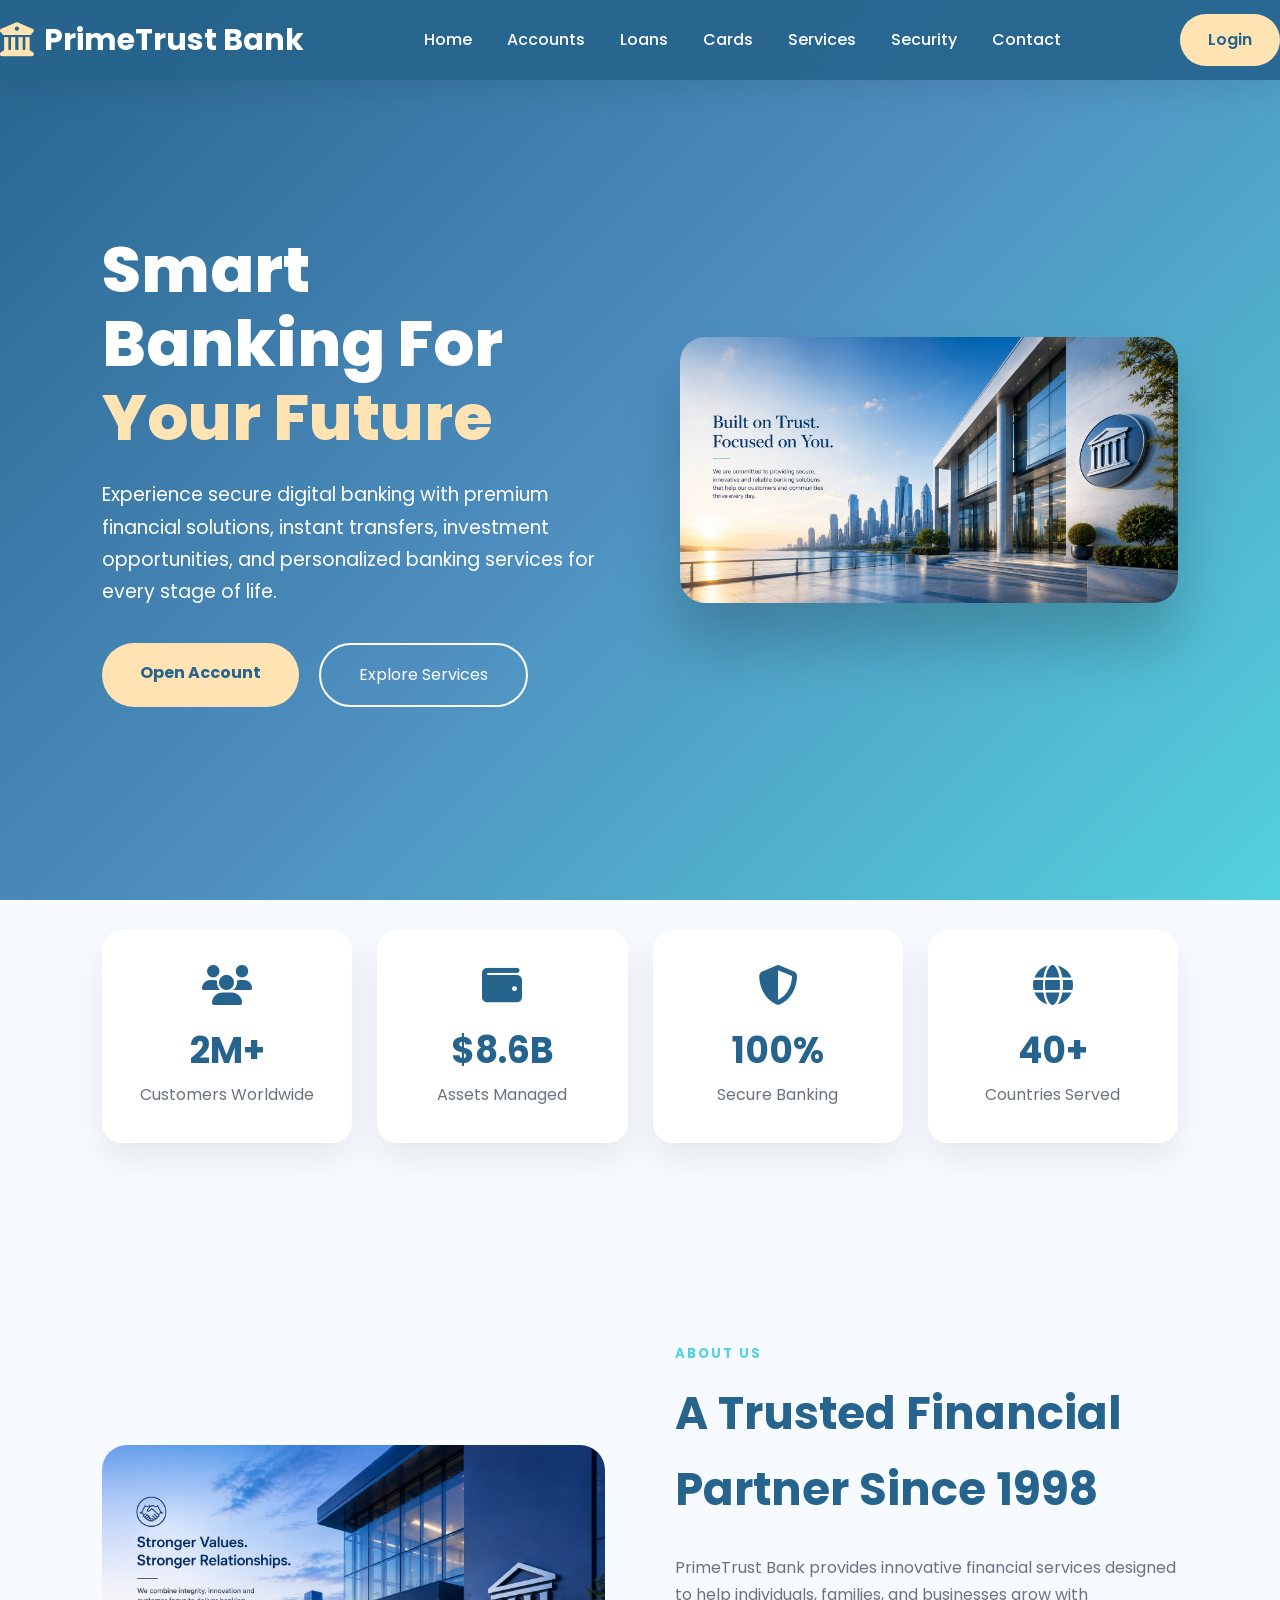
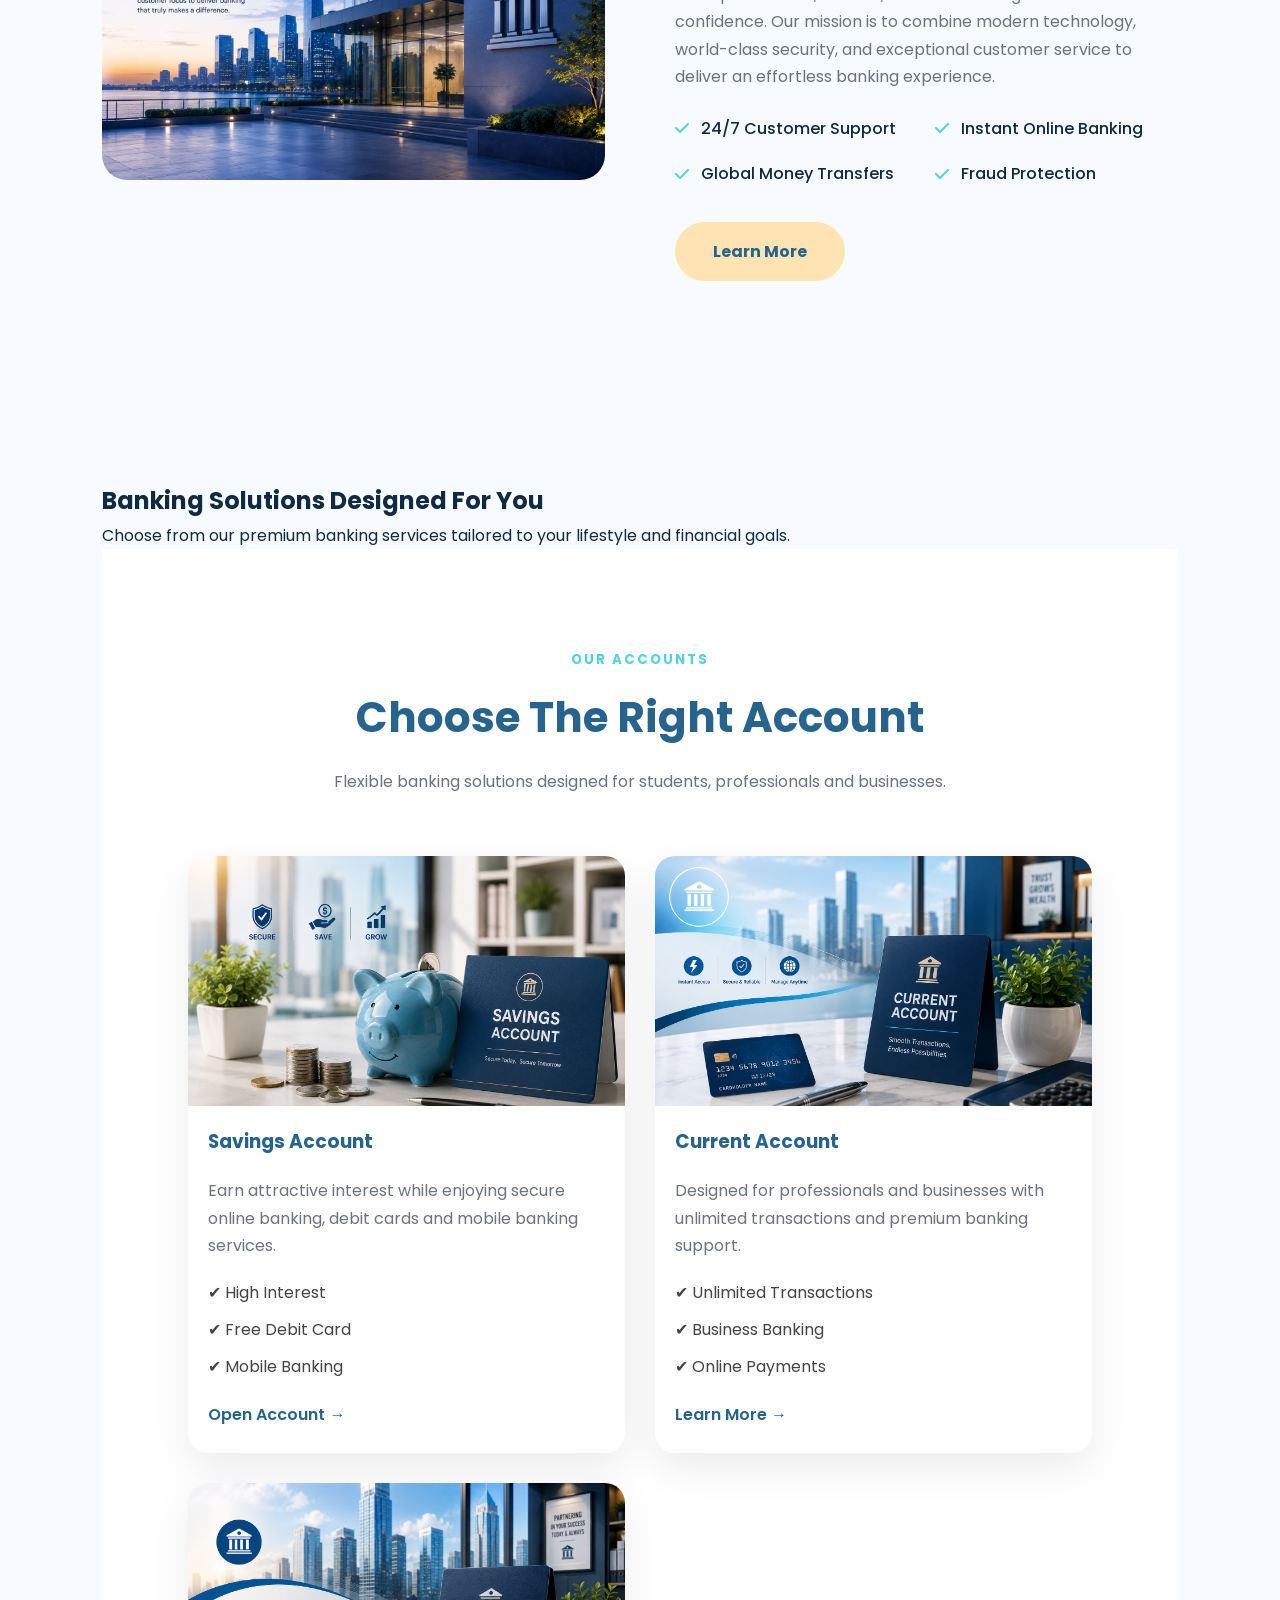
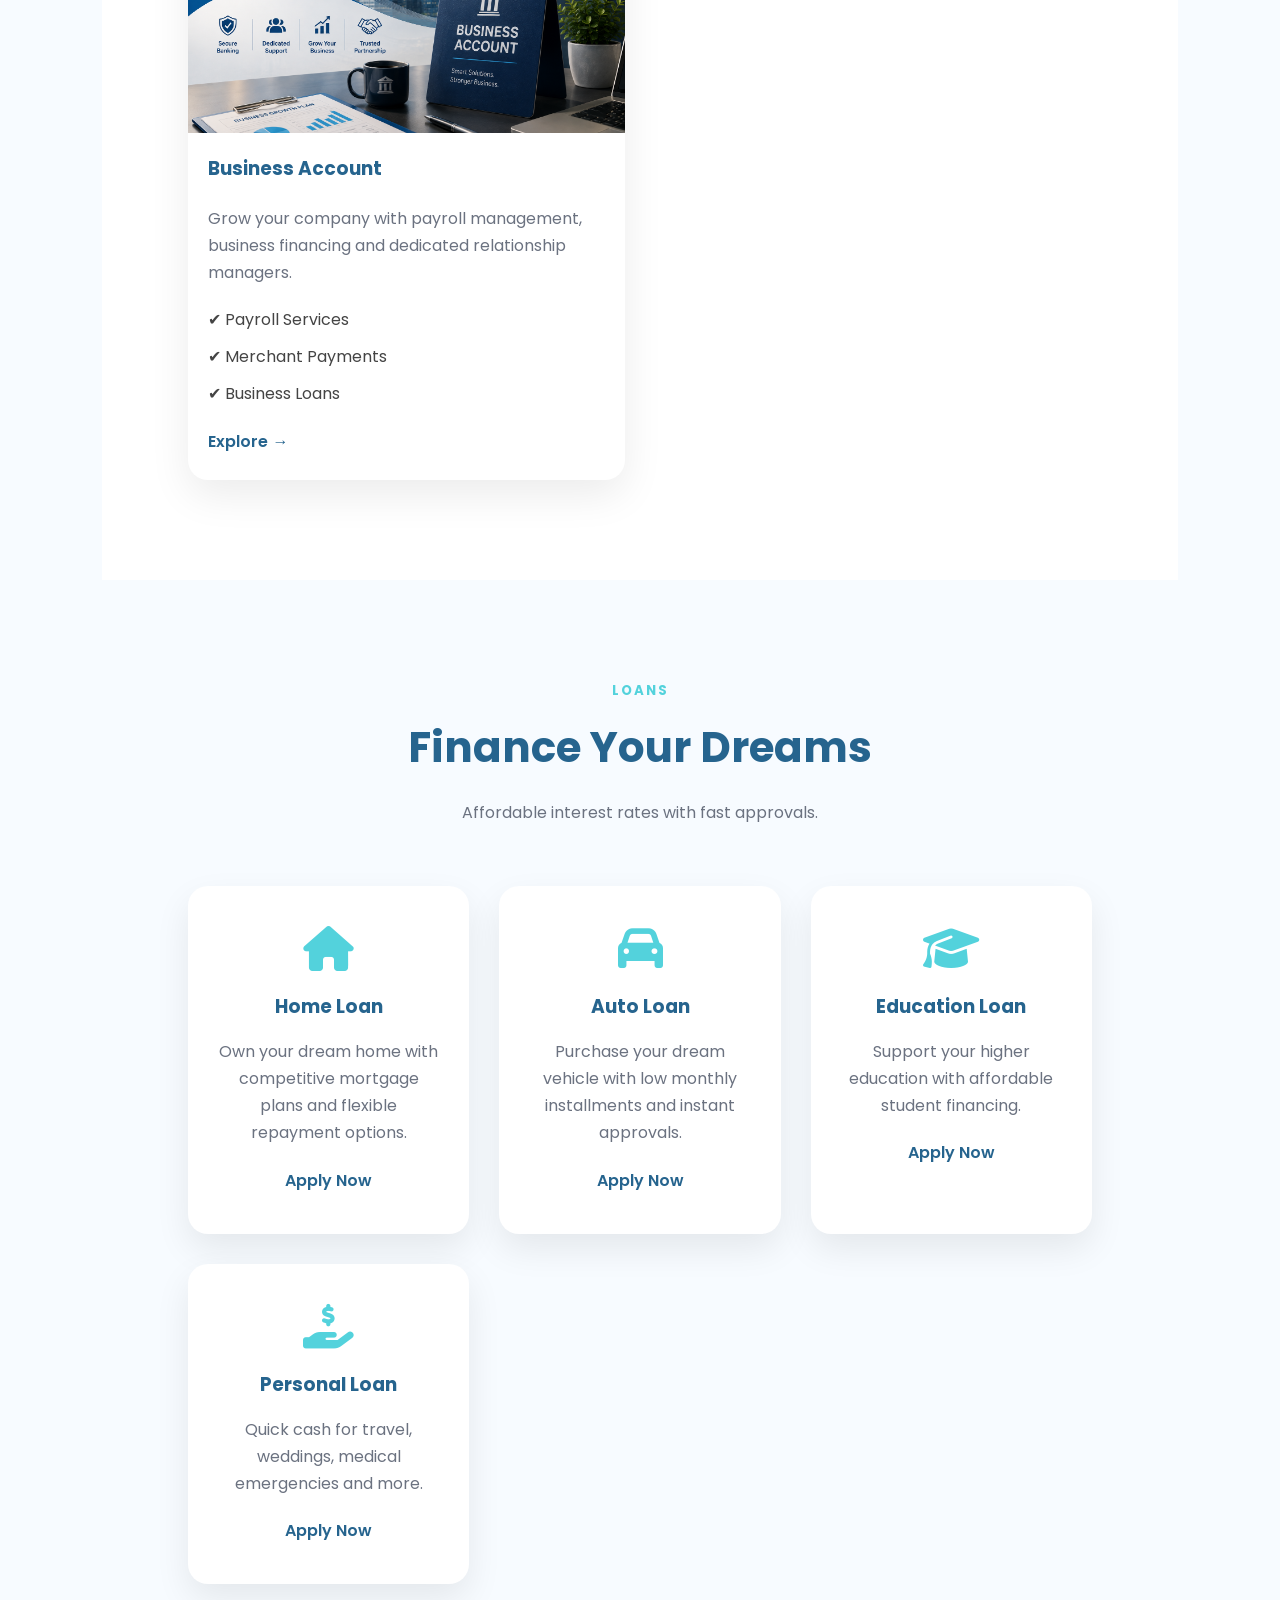
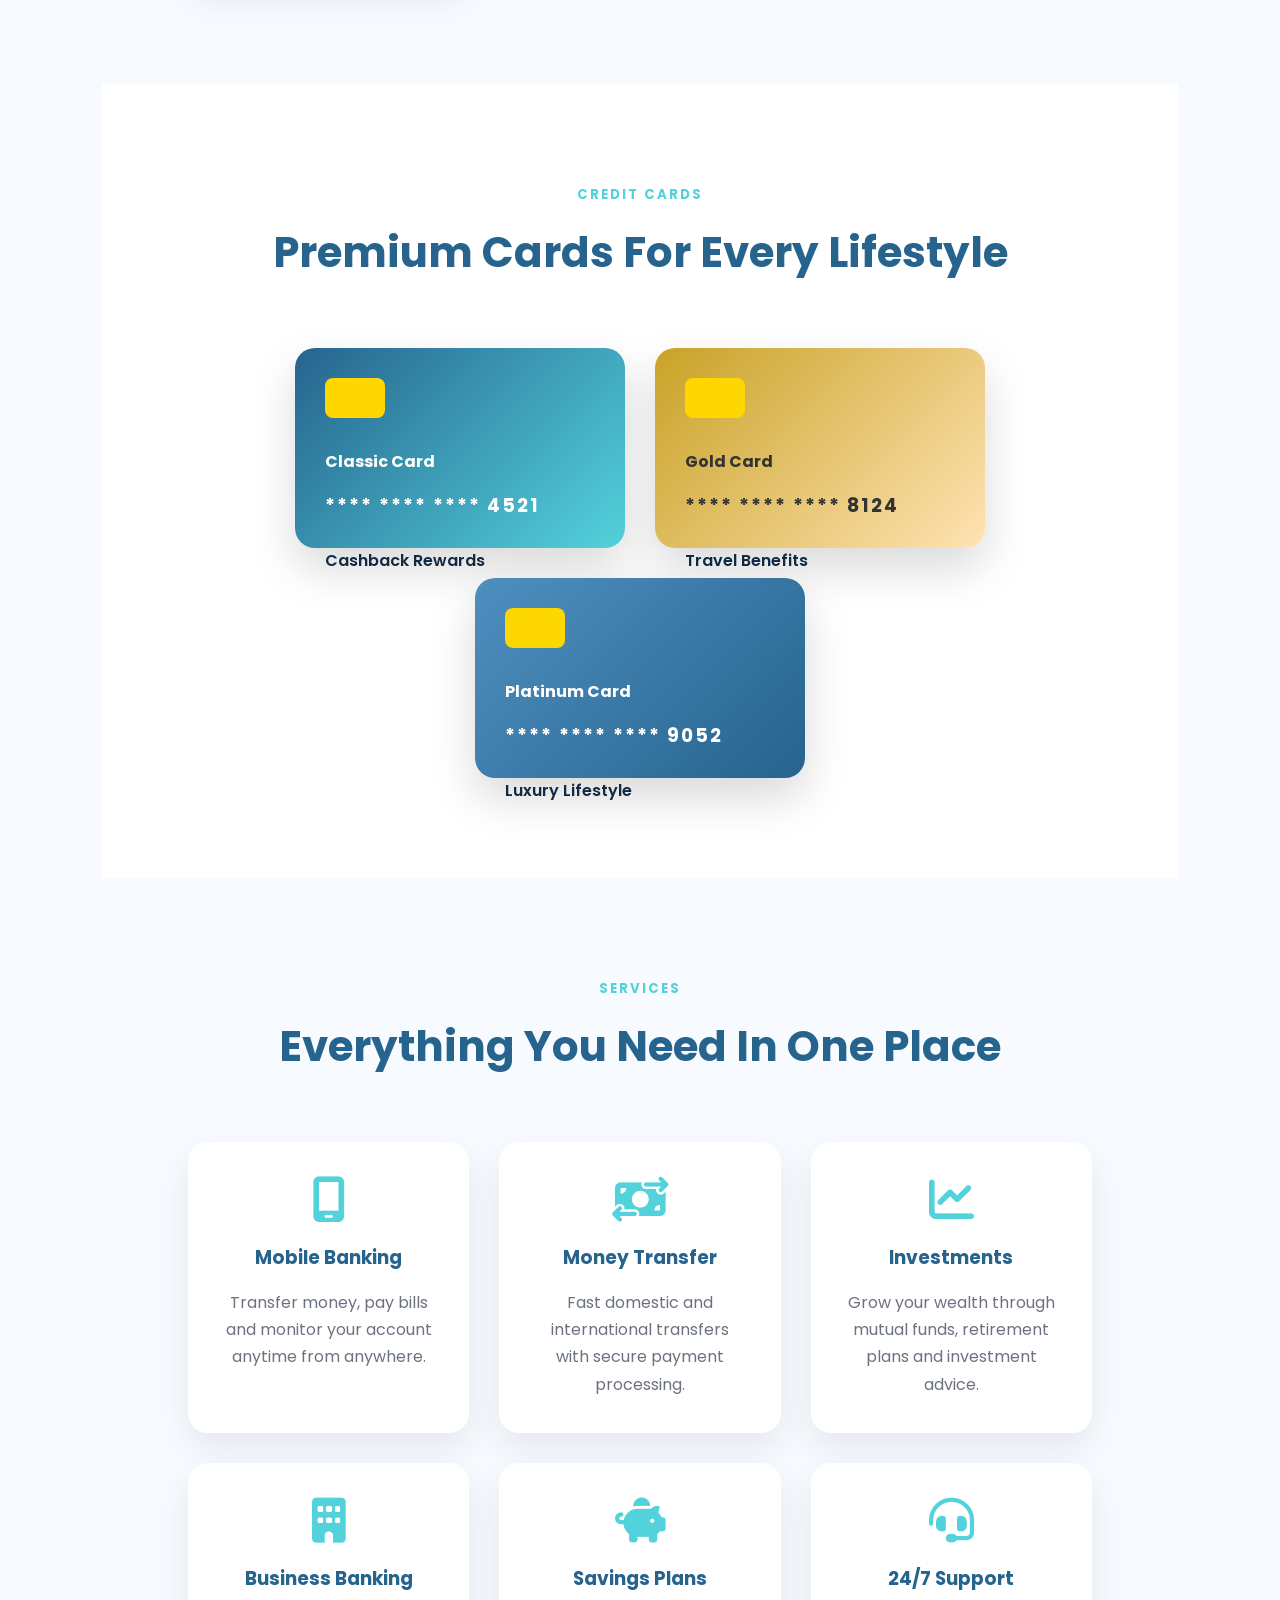
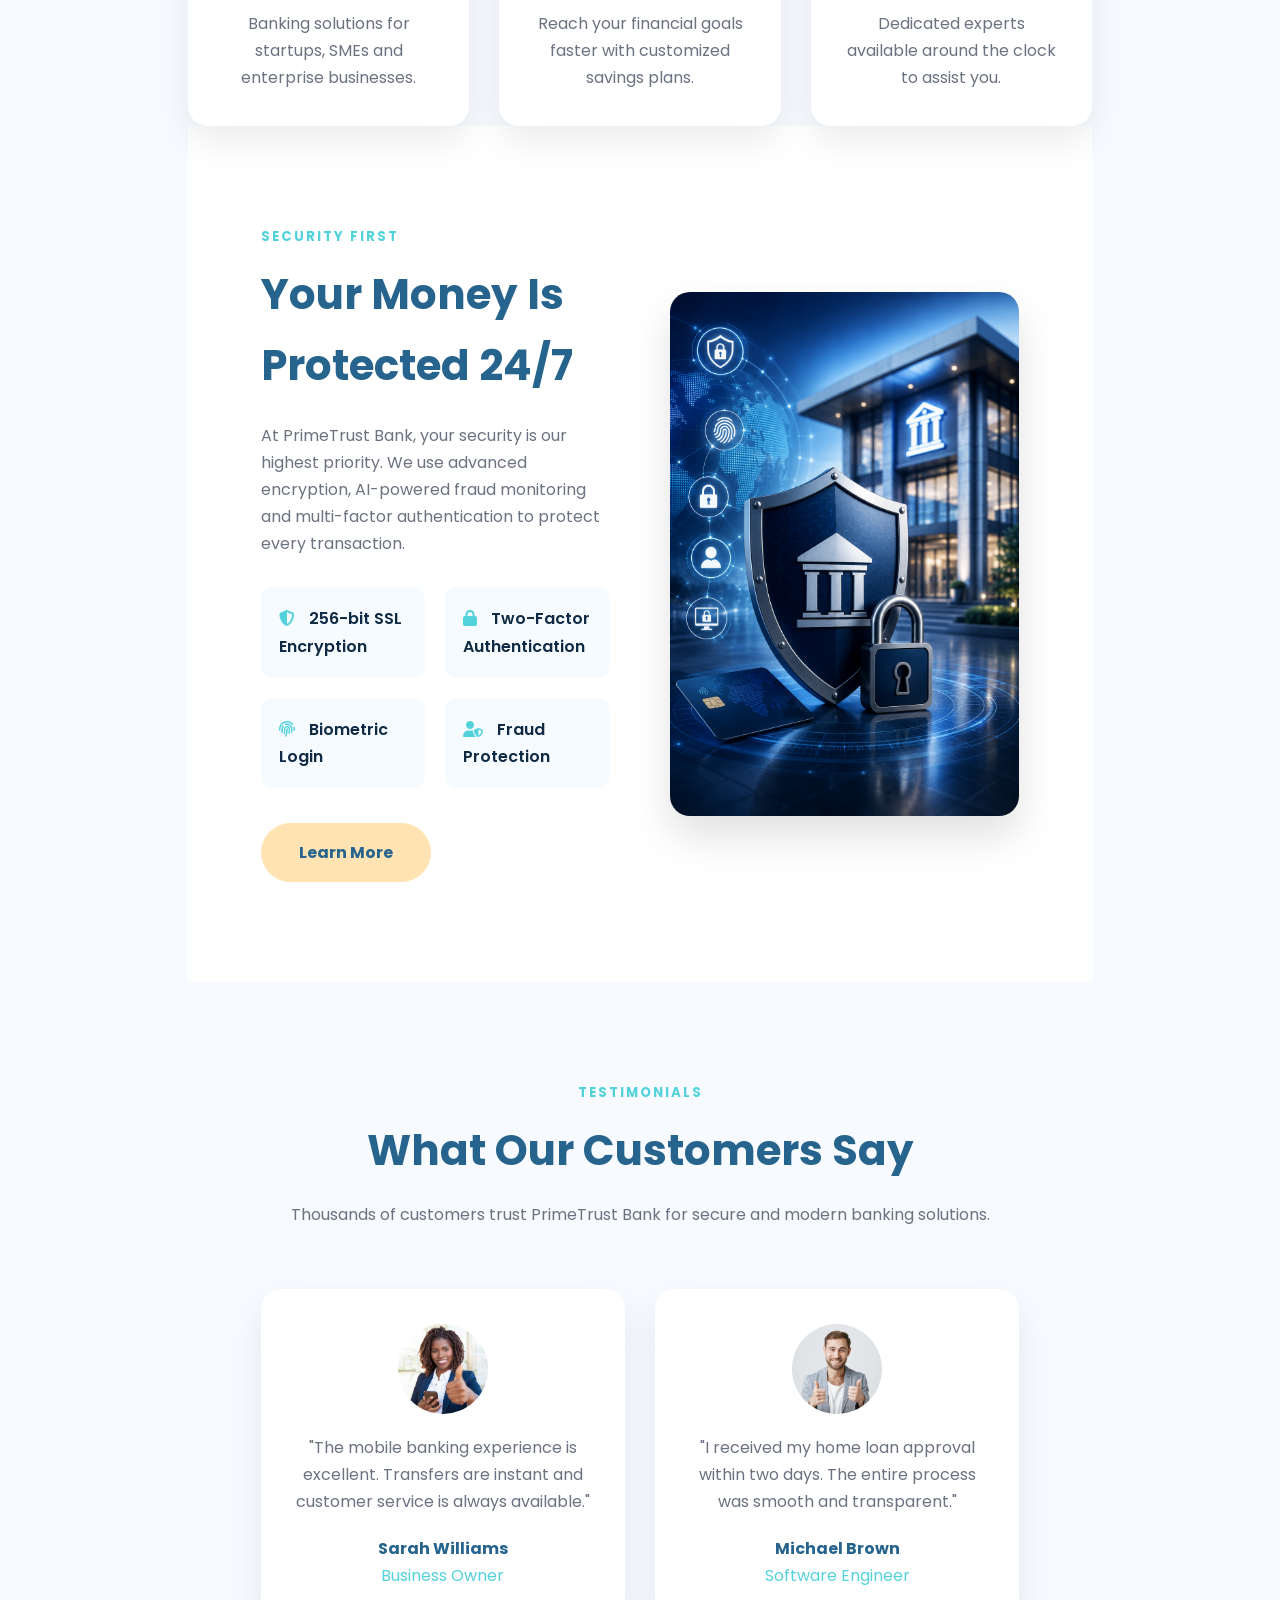
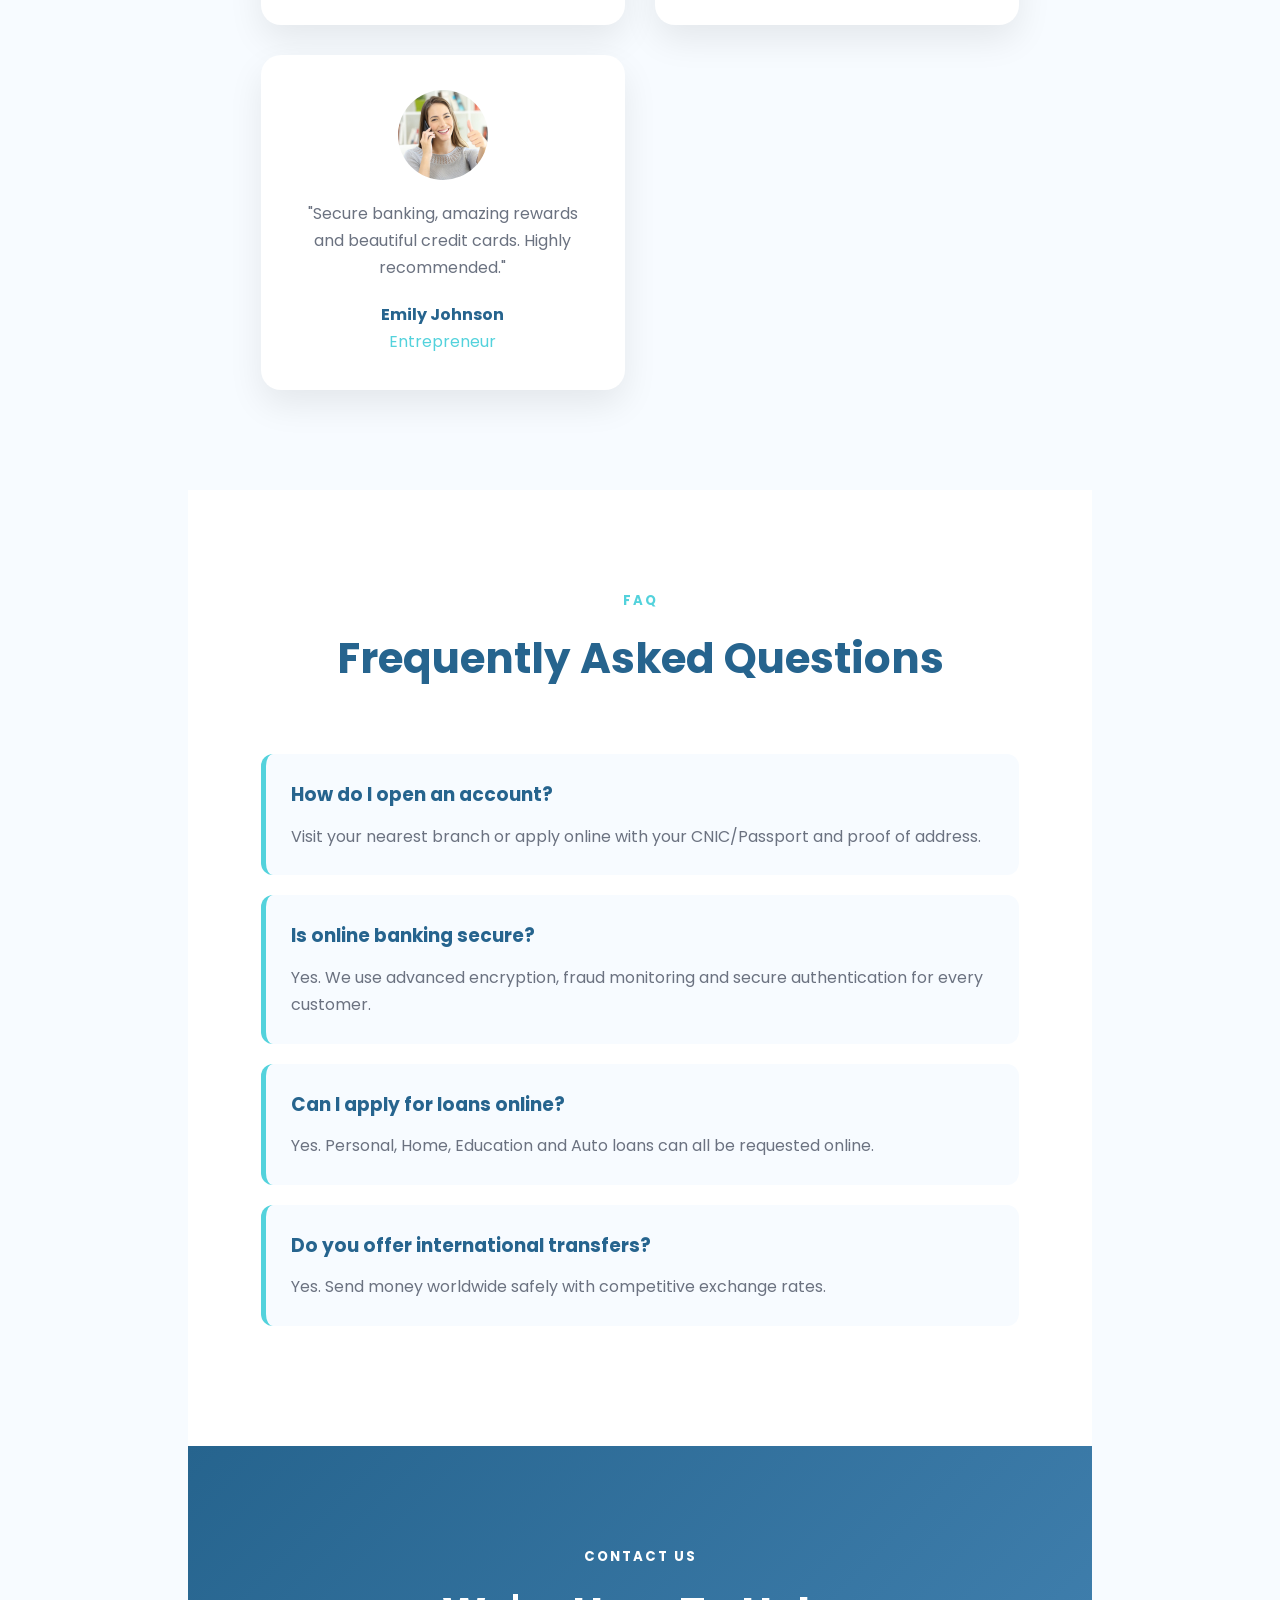
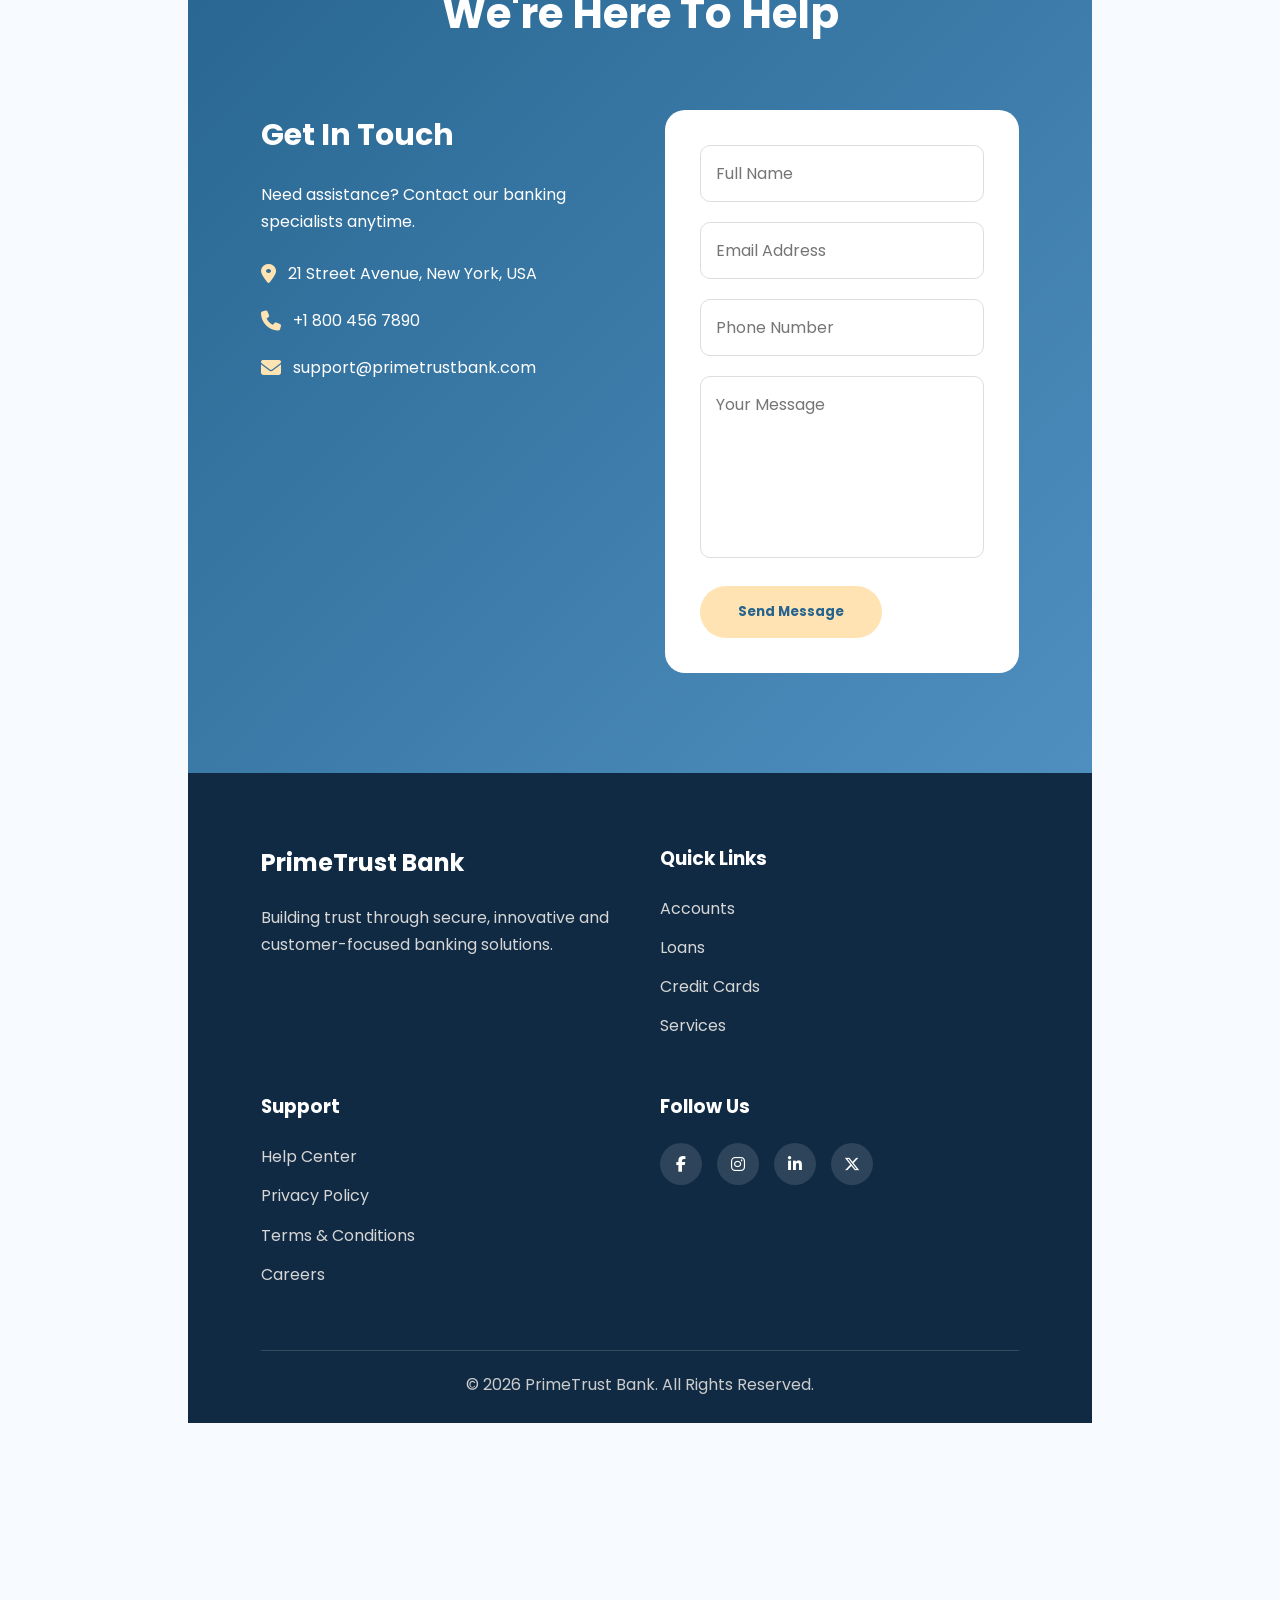
<file: index.html>
<!DOCTYPE html>
<html lang="en">
<head>
<meta charset="UTF-8">
<meta name="viewport" content="width=device-width, initial-scale=1.0">
<title>PrimeTrust Bank</title>

<link rel="stylesheet" href="style.css">

<link rel="preconnect" href="https://fonts.googleapis.com">
<link href="https://fonts.googleapis.com/css2?family=Poppins:wght@300;400;500;600;700;800&display=swap" rel="stylesheet">

<link rel="stylesheet"
href="https://cdnjs.cloudflare.com/ajax/libs/font-awesome/6.5.2/css/all.min.css">

</head>

<body>

<header>

<nav class="navbar">

<div class="logo">
<i class="fa-solid fa-building-columns"></i>
<span>PrimeTrust Bank</span>
</div>

<ul class="nav-links">

<li><a href="#home">Home</a></li>
<li><a href="#accounts">Accounts</a></li>
<li><a href="#loans">Loans</a></li>
<li><a href="#cards">Cards</a></li>
<li><a href="#services">Services</a></li>
<li><a href="#security">Security</a></li>
<li><a href="#contact">Contact</a></li>

</ul>

<a href="index2.html" class="btn-nav">Login</a>
</nav>

</header>

<!-- HERO -->

<section class="hero" id="home">

<div class="hero-content">

<h1>
Smart Banking For
<span>Your Future</span>
</h1>

<p>

Experience secure digital banking with premium financial
solutions, instant transfers, investment opportunities,
and personalized banking services for every stage of life.

</p>

<div class="hero-buttons">

<a href="#" class="primary-btn">
Open Account
</a>

<a href="#" class="secondary-btn">
Explore Services
</a>

</div>

</div>

<div class="hero-image">

<img src="img/../Hero Banner.png" alt="Bank">

</div>

</section>

<!-- FLOATING STATS -->

<section class="stats">

<div class="stat-box">

<i class="fa-solid fa-users"></i>

<h2>2M+</h2>

<p>Customers Worldwide</p>

</div>

<div class="stat-box">

<i class="fa-solid fa-wallet"></i>

<h2>$8.6B</h2>

<p>Assets Managed</p>

</div>

<div class="stat-box">

<i class="fa-solid fa-shield-halved"></i>

<h2>100%</h2>

<p>Secure Banking</p>

</div>

<div class="stat-box">

<i class="fa-solid fa-globe"></i>

<h2>40+</h2>

<p>Countries Served</p>

</div>

</section>

<!-- ABOUT -->

<section class="about">

<div class="about-image">

<img src="img/../about us.png" alt="About Us">

</div>

<div class="about-content">

<h5>ABOUT US</h5>

<h2>

A Trusted Financial Partner Since 1998

</h2>

<p>

PrimeTrust Bank provides innovative financial services
designed to help individuals, families, and businesses
grow with confidence.

Our mission is to combine modern technology,
world-class security, and exceptional customer service
to deliver an effortless banking experience.

</p>

<div class="features">

<div>

<i class="fa-solid fa-check"></i>

24/7 Customer Support

</div>

<div>

<i class="fa-solid fa-check"></i>

Instant Online Banking

</div>

<div>

<i class="fa-solid fa-check"></i>

Global Money Transfers

</div>

<div>

<i class="fa-solid fa-check"></i>

Fraud Protection

</div>

</div>

<a href="#" class="primary-btn">

Learn More

</a>

</div>

</section>

<!-- SECTION TITLE -->

<section class="section-title">

<h2>

Banking Solutions Designed For You

</h2>

<p>

Choose from our premium banking services tailored
to your lifestyle and financial goals.

</p>

<!-- =========================
     ACCOUNTS
========================= -->

<section class="accounts" id="accounts">

    <div class="section-heading">
        <h5>OUR ACCOUNTS</h5>
        <h2>Choose The Right Account</h2>
        <p>Flexible banking solutions designed for students, professionals and businesses.</p>
    </div>

    <div class="card-container">

        <div class="bank-card">

            <img src="img/../saving acc.png" alt="Savings Account">

            <h3>Savings Account</h3>

            <p>
                Earn attractive interest while enjoying secure online banking,
                debit cards and mobile banking services.
            </p>

            <ul>
                <li>✔ High Interest</li>
                <li>✔ Free Debit Card</li>
                <li>✔ Mobile Banking</li>
            </ul>

            <a href="#">Open Account →</a>

        </div>

        <div class="bank-card">

            <img src="img/../current acc.png" alt="Current Account">

            <h3>Current Account</h3>

            <p>
                Designed for professionals and businesses with unlimited
                transactions and premium banking support.
            </p>

            <ul>
                <li>✔ Unlimited Transactions</li>
                <li>✔ Business Banking</li>
                <li>✔ Online Payments</li>
            </ul>

            <a href="#">Learn More →</a>

        </div>

        <div class="bank-card">

            <img src="img/../Business Account.png" alt="Business Account">

            <h3>Business Account</h3>

            <p>
                Grow your company with payroll management,
                business financing and dedicated relationship managers.
            </p>

            <ul>
                <li>✔ Payroll Services</li>
                <li>✔ Merchant Payments</li>
                <li>✔ Business Loans</li>
            </ul>

            <a href="#">Explore →</a>

        </div>

    </div>

</section>

<!-- =========================
        LOANS
========================= -->

<section class="loans" id="loans">

<div class="section-heading">

<h5>LOANS</h5>

<h2>Finance Your Dreams</h2>

<p>

Affordable interest rates with fast approvals.

</p>

</div>

<div class="loan-grid">

<div class="loan-box">

<i class="fa-solid fa-house"></i>

<h3>Home Loan</h3>

<p>

Own your dream home with competitive mortgage plans
and flexible repayment options.

</p>

<a href="#">Apply Now</a>

</div>

<div class="loan-box">

<i class="fa-solid fa-car"></i>

<h3>Auto Loan</h3>

<p>

Purchase your dream vehicle with low monthly
installments and instant approvals.

</p>

<a href="#">Apply Now</a>

</div>

<div class="loan-box">

<i class="fa-solid fa-graduation-cap"></i>

<h3>Education Loan</h3>

<p>

Support your higher education with affordable
student financing.

</p>

<a href="#">Apply Now</a>

</div>

<div class="loan-box">

<i class="fa-solid fa-hand-holding-dollar"></i>

<h3>Personal Loan</h3>

<p>

Quick cash for travel, weddings,
medical emergencies and more.

</p>

<a href="#">Apply Now</a>

</div>

</div>

</section>

<!-- =========================
      CREDIT CARDS
========================= -->

<section class="cards" id="cards">

<div class="section-heading">

<h5>CREDIT CARDS</h5>

<h2>Premium Cards For Every Lifestyle</h2>

</div>

<div class="cards-wrapper">

<div class="credit-card">

<div class="chip"></div>

<h4>Classic Card</h4>

<h3>**** **** **** 4521</h3>

<p>Cashback Rewards</p>

</div>

<div class="credit-card gold">

<div class="chip"></div>

<h4>Gold Card</h4>

<h3>**** **** **** 8124</h3>

<p>Travel Benefits</p>

</div>

<div class="credit-card platinum">

<div class="chip"></div>

<h4>Platinum Card</h4>

<h3>**** **** **** 9052</h3>

<p>Luxury Lifestyle</p>

</div>

</div>

</section>

<!-- =========================
        SERVICES
========================= -->

<section class="services" id="services">

<div class="section-heading">

<h5>SERVICES</h5>

<h2>Everything You Need In One Place</h2>

</div>

<div class="service-grid">

<div class="service-box">

<i class="fa-solid fa-mobile-screen"></i>

<h3>Mobile Banking</h3>

<p>

Transfer money, pay bills and monitor your account
anytime from anywhere.

</p>

</div>

<div class="service-box">

<i class="fa-solid fa-money-bill-transfer"></i>

<h3>Money Transfer</h3>

<p>

Fast domestic and international transfers with secure
payment processing.

</p>

</div>

<div class="service-box">

<i class="fa-solid fa-chart-line"></i>

<h3>Investments</h3>

<p>

Grow your wealth through mutual funds,
retirement plans and investment advice.

</p>

</div>

<div class="service-box">

<i class="fa-solid fa-building"></i>

<h3>Business Banking</h3>

<p>

Banking solutions for startups,
SMEs and enterprise businesses.

</p>

</div>

<div class="service-box">

<i class="fa-solid fa-piggy-bank"></i>

<h3>Savings Plans</h3>

<p>

Reach your financial goals faster
with customized savings plans.

</p>

</div>

<div class="service-box">

<i class="fa-solid fa-headset"></i>

<h3>24/7 Support</h3>

<p>

Dedicated experts available around the clock
to assist you.

</p>

</div>

</div>

<!-- =========================
        SECURITY
========================= -->

<section class="security" id="security">

    <div class="security-content">

        <div class="security-text">

            <h5>SECURITY FIRST</h5>

            <h2>Your Money Is Protected 24/7</h2>

            <p>
                At PrimeTrust Bank, your security is our highest priority. We use
                advanced encryption, AI-powered fraud monitoring and multi-factor
                authentication to protect every transaction.
            </p>

            <div class="security-list">

                <div>
                    <i class="fa-solid fa-shield-halved"></i>
                    256-bit SSL Encryption
                </div>

                <div>
                    <i class="fa-solid fa-lock"></i>
                    Two-Factor Authentication
                </div>

                <div>
                    <i class="fa-solid fa-fingerprint"></i>
                    Biometric Login
                </div>

                <div>
                    <i class="fa-solid fa-user-shield"></i>
                    Fraud Protection
                </div>

            </div>

            <a href="#" class="primary-btn">
                Learn More
            </a>

        </div>

        <div class="security-image">
            <img src="img/../security.png" alt="Security">
        </div>

    </div>

</section>

<!-- =========================
      TESTIMONIALS
========================= -->

<section class="testimonials">

<div class="section-heading">

<h5>TESTIMONIALS</h5>

<h2>What Our Customers Say</h2>

<p>
Thousands of customers trust PrimeTrust Bank for secure
and modern banking solutions.
</p>

</div>

<div class="testimonial-grid">

<div class="testimonial">

<img src="img/../customer 1.avif" alt="Customer">

<p>
"The mobile banking experience is excellent.
Transfers are instant and customer service
is always available."
</p>

<h4>Sarah Williams</h4>

<span>Business Owner</span>

</div>

<div class="testimonial">

<img src="img/../customer 3.avif" alt="Customer">

<p>
"I received my home loan approval within two days.
The entire process was smooth and transparent."
</p>

<h4>Michael Brown</h4>

<span>Software Engineer</span>

</div>

<div class="testimonial">

<img src="img/../customer 2.jpg" alt="Customer">

<p>
"Secure banking, amazing rewards and beautiful
credit cards. Highly recommended."
</p>

<h4>Emily Johnson</h4>

<span>Entrepreneur</span>

</div>

</div>

</section>

<!-- =========================
          FAQ
========================= -->

<section class="faq">

<div class="section-heading">

<h5>FAQ</h5>

<h2>Frequently Asked Questions</h2>

</div>

<div class="faq-box">

<h3>How do I open an account?</h3>

<p>
Visit your nearest branch or apply online with
your CNIC/Passport and proof of address.
</p>

</div>

<div class="faq-box">

<h3>Is online banking secure?</h3>

<p>
Yes. We use advanced encryption, fraud monitoring
and secure authentication for every customer.
</p>

</div>

<div class="faq-box">

<h3>Can I apply for loans online?</h3>

<p>
Yes. Personal, Home, Education and Auto loans
can all be requested online.
</p>

</div>

<div class="faq-box">

<h3>Do you offer international transfers?</h3>

<p>
Yes. Send money worldwide safely with competitive
exchange rates.
</p>

</div>

</section>

<!-- =========================
        CONTACT
========================= -->

<section class="contact" id="contact">

<div class="section-heading">

<h5>CONTACT US</h5>

<h2>We're Here To Help</h2>

</div>

<div class="contact-wrapper">

<div class="contact-info">

<h3>Get In Touch</h3>

<p>
Need assistance? Contact our banking specialists anytime.
</p>

<div>

<i class="fa-solid fa-location-dot"></i>

21 Street Avenue,
New York, USA

</div>

<div>

<i class="fa-solid fa-phone"></i>

+1 800 456 7890

</div>

<div>

<i class="fa-solid fa-envelope"></i>

support@primetrustbank.com

</div>

</div>

<form class="contact-form">

<input type="text" placeholder="Full Name">

<input type="email" placeholder="Email Address">

<input type="text" placeholder="Phone Number">

<textarea rows="6" placeholder="Your Message"></textarea>

<button type="submit" class="primary-btn">
Send Message
</button>

</form>

</div>

</section>

<!-- =========================
          FOOTER
========================= -->

<footer>

<div class="footer-container">

<div class="footer-col">

<h2>PrimeTrust Bank</h2>

<p>
Building trust through secure, innovative
and customer-focused banking solutions.
</p>

</div>

<div class="footer-col">

<h3>Quick Links</h3>

<a href="#accounts">Accounts</a>
<a href="#loans">Loans</a>
<a href="#cards">Credit Cards</a>
<a href="#services">Services</a>

</div>

<div class="footer-col">

<h3>Support</h3>

<a href="#">Help Center</a>
<a href="#">Privacy Policy</a>
<a href="#">Terms & Conditions</a>
<a href="#">Careers</a>

</div>

<div class="footer-col">

<h3>Follow Us</h3>

<div class="social-icons">

<a href="#"><i class="fab fa-facebook-f"></i></a>

<a href="#"><i class="fab fa-instagram"></i></a>

<a href="#"><i class="fab fa-linkedin-in"></i></a>

<a href="#"><i class="fab fa-x-twitter"></i></a>

</div>

</div>

</div>

<div class="copyright">

© 2026 PrimeTrust Bank. All Rights Reserved.

</div>

</footer>

</body>
</html>
</file>
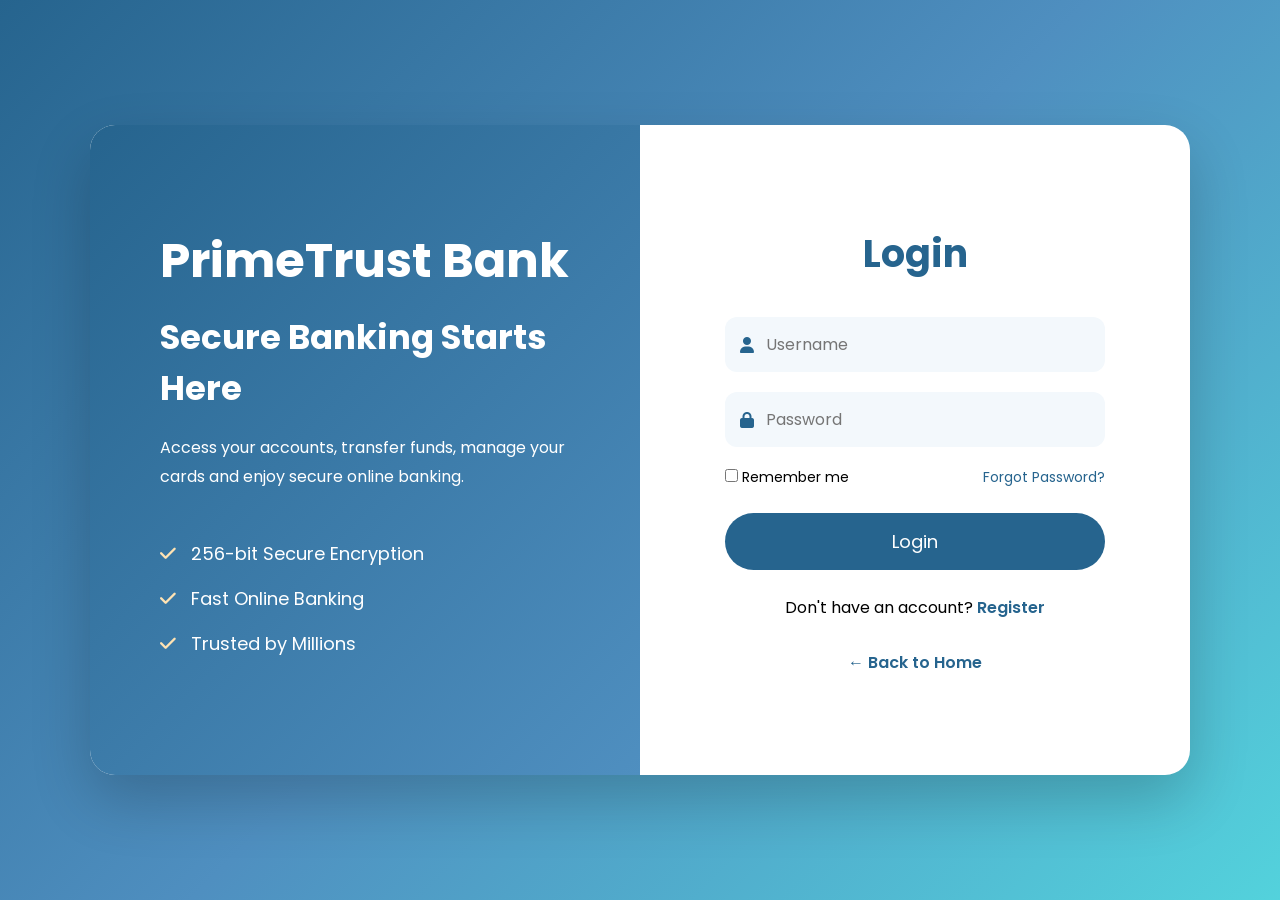
<file: index2.html>
<!DOCTYPE html>
<html lang="en">
<head>
<meta charset="UTF-8">
<meta name="viewport" content="width=device-width, initial-scale=1.0">
<title>Login | PrimeTrust Bank</title>

<link rel="preconnect" href="https://fonts.googleapis.com">
<link href="https://fonts.googleapis.com/css2?family=Poppins:wght@300;400;500;600;700&display=swap" rel="stylesheet">

<link rel="stylesheet" href="style2.css">

<link rel="stylesheet"
href="https://cdnjs.cloudflare.com/ajax/libs/font-awesome/6.5.2/css/all.min.css">

</head>

<body>

<div class="container">

<div class="left">

<h1>PrimeTrust Bank</h1>

<h2>Secure Banking Starts Here</h2>

<p>

Access your accounts, transfer funds, manage your
cards and enjoy secure online banking.

</p>

<ul>

<li><i class="fa-solid fa-check"></i> 256-bit Secure Encryption</li>

<li><i class="fa-solid fa-check"></i> Fast Online Banking</li>

<li><i class="fa-solid fa-check"></i> Trusted by Millions</li>

</ul>

</div>

<div class="right">

<form>

<h2>Login</h2>

<div class="input-box">

<i class="fa-solid fa-user"></i>

<input type="text" placeholder="Username">

</div>

<div class="input-box">

<i class="fa-solid fa-lock"></i>

<input type="password" placeholder="Password">

</div>

<div class="options">

<label>

<input type="checkbox">

Remember me

</label>

<a href="#">Forgot Password?</a>

</div>

<button>Login</button>

<p class="register">

Don't have an account?

<a href="#">Register</a>

</p>

<a href="index.html" class="back">

← Back to Home

</a>

</form>

</div>

</div>

</body>
</html>
</file>
<file: style.css>
/*==============================
ROOT COLORS
===============================*/

:root{

--primary:#26648E;
--secondary:#4F8FC0;
--accent:#53D2DC;
--light:#FFE3B3;

--white:#ffffff;
--dark:#102A43;
--gray:#6b7280;

}

/*==============================
RESET
===============================*/

*{
margin:0;
padding:0;
box-sizing:border-box;
scroll-behavior:smooth;
font-family:'Poppins',sans-serif;
}

body{
background:#f7fbff;
color:var(--dark);
line-height:1.7;
overflow-x:hidden;
}

img{
width:100%;
display:block;
}

a{
text-decoration:none;
}

ul{
list-style:none;
}

section{
padding:100px 8%;
}

/*==============================
NAVBAR
===============================*/

header{

position:fixed;
top:0;
left:0;
width:100%;
z-index:1000;

background:rgba(38,100,142,.92);

backdrop-filter:blur(12px);

box-shadow:0 10px 30px rgba(0,0,0,.08);

}

.navbar{

height:80px;

display:flex;

justify-content:space-between;

align-items:center;

}

.logo{

display:flex;

align-items:center;

gap:10px;

font-size:30px;

font-weight:700;

color:#fff;

}

.logo i{

font-size:34px;

color:var(--light);

}

.nav-links{

display:flex;

gap:35px;

}

.nav-links a{

color:#fff;

font-weight:500;

transition:.3s;

}

.nav-links a:hover{

color:var(--light);

}

.btn-nav{

background:var(--light);

padding:12px 28px;

border-radius:50px;

font-weight:600;

color:var(--primary);

transition:.4s;

}

.btn-nav:hover{

transform:translateY(-3px);

box-shadow:0 15px 30px rgba(0,0,0,.2);

}

/*==============================
HERO
===============================*/

.hero{

padding-top:140px;

min-height:100vh;

display:grid;

grid-template-columns:repeat(2,1fr);

align-items:center;

gap:80px;

background:linear-gradient(135deg,#26648E,#4F8FC0,#53D2DC);

}

.hero-content h1{

font-size:64px;

font-weight:800;

line-height:1.15;

color:#fff;

margin-bottom:25px;

}

.hero-content span{

color:var(--light);

}

.hero-content p{

color:#fff;

font-size:19px;

margin-bottom:35px;

max-width:560px;

}

.hero-buttons{

display:flex;

gap:20px;

}

.primary-btn{

display:inline-block;

padding:16px 38px;

background:var(--light);

color:var(--primary);

border-radius:40px;

font-weight:700;

transition:.4s;

}

.primary-btn:hover{

transform:translateY(-6px);

}

.secondary-btn{

display:inline-block;

padding:16px 38px;

border:2px solid #fff;

border-radius:40px;

color:#fff;

transition:.4s;

}

.secondary-btn:hover{

background:#fff;

color:var(--primary);

}

.hero-image img{

border-radius:25px;

box-shadow:0 40px 60px rgba(0,0,0,.2);

}

/*==============================
STATS
===============================*/

.stats{

display:grid;

grid-template-columns:repeat(4,1fr);

gap:25px;

margin-top:-70px;

position:relative;

z-index:5;

}

.stat-box{

background:#fff;

padding:35px;

text-align:center;

border-radius:20px;

box-shadow:0 15px 35px rgba(0,0,0,.08);

transition:.3s;

}

.stat-box:hover{

transform:translateY(-8px);

}

.stat-box i{

font-size:40px;

color:var(--primary);

margin-bottom:15px;

}

.stat-box h2{

font-size:36px;

color:var(--primary);

}

.stat-box p{

color:var(--gray);

}

/*==============================
ABOUT
===============================*/

.about{

display:grid;

grid-template-columns:1fr 1fr;

gap:70px;

align-items:center;

}

.about-image img{

border-radius:25px;

}

.about-content h5{

color:var(--accent);

letter-spacing:2px;

margin-bottom:10px;

}

.about-content h2{

font-size:45px;

margin-bottom:25px;

color:var(--primary);

}

.about-content p{

color:var(--gray);

margin-bottom:25px;

}

.features{

display:grid;

grid-template-columns:repeat(2,1fr);

gap:18px;

margin-bottom:35px;

}

.features div{

display:flex;

gap:12px;

align-items:center;

font-weight:500;

}

.features i{

color:var(--accent);

}

/*==============================
SECTION TITLE
===============================*/
    
.section-heading{

text-align:center;

margin-bottom:60px;

}

.section-heading h5{

color:var(--accent);

letter-spacing:2px;

margin-bottom:10px;

}

.section-heading h2{

font-size:42px;

color:var(--primary);

margin-bottom:15px;

}

.section-heading p{

max-width:700px;

margin:auto;
color:var(--gray);

}
/*==============================
ACCOUNTS
===============================*/

.accounts{
    background:#fff;
}

.card-container{
    display:grid;
    grid-template-columns:repeat(auto-fit,minmax(300px,1fr));
    gap:30px;
}

.bank-card{
    background:#fff;
    border-radius:20px;
    overflow:hidden;
    box-shadow:0 15px 40px rgba(0,0,0,.08);
    transition:.4s;
}

.bank-card:hover{
    transform:translateY(-10px);
}

.bank-card img{
    height:250px;
    object-fit:cover;
}

.bank-card h3{
    color:var(--primary);
    margin:20px;
}

.bank-card p{
    margin:0 20px 20px;
    color:var(--gray);
}

.bank-card ul{
    margin:0 20px 20px;
}

.bank-card li{
    margin:10px 0;
    color:#444;
}

.bank-card a{
    display:inline-block;
    margin:0 20px 25px;
    color:var(--primary);
    font-weight:600;
}

/*==============================
LOANS
===============================*/

.loans{
    background:#f7fbff;
}

.loan-grid{
    display:grid;
    grid-template-columns:repeat(auto-fit,minmax(250px,1fr));
    gap:30px;
}

.loan-box{
    background:#fff;
    text-align:center;
    padding:40px 30px;
    border-radius:20px;
    box-shadow:0 15px 35px rgba(0,0,0,.08);
    transition:.4s;
}

.loan-box:hover{
    background:var(--primary);
    color:#fff;
    transform:translateY(-8px);
}

.loan-box:hover h3,
.loan-box:hover p,
.loan-box:hover a,
.loan-box:hover i{
    color:#fff;
}

.loan-box i{
    font-size:45px;
    color:var(--accent);
    margin-bottom:20px;
}

.loan-box h3{
    margin-bottom:15px;
    color:var(--primary);
}

.loan-box p{
    color:var(--gray);
    margin-bottom:20px;
}

.loan-box a{
    color:var(--primary);
    font-weight:600;
}

/*==============================
CREDIT CARDS
===============================*/

.cards{
    background:#fff;
}

.cards-wrapper{
    display:flex;
    justify-content:center;
    gap:30px;
    flex-wrap:wrap;
}

.credit-card{
    width:330px;
    height:200px;
    border-radius:20px;
    padding:30px;
    color:#fff;
    background:linear-gradient(135deg,#26648E,#53D2DC);
    box-shadow:0 20px 45px rgba(0,0,0,.15);
    transition:.4s;
}

.credit-card:hover{
    transform:translateY(-10px) rotate(-2deg);
}

.credit-card.gold{
    background:linear-gradient(135deg,#C9A227,#FFE3B3);
    color:#333;
}

.credit-card.platinum{
    background:linear-gradient(135deg,#4F8FC0,#26648E);
}

.chip{
    width:60px;
    height:40px;
    border-radius:8px;
    background:#FFD700;
    margin-bottom:30px;
}

.credit-card h3{
    margin:15px 0;
    letter-spacing:2px;
}
.credit-card p{
    font-weight:600;
    color:var(--dark);
    padding-top:10px;
}

/*==============================
SERVICES
===============================*/

.services{
    background:#f7fbff;
}

.service-grid{
    display:grid;
    grid-template-columns:repeat(auto-fit,minmax(260px,1fr));
    gap:30px;
}

.service-box{
    background:#fff;
    padding:35px;
    border-radius:20px;
    text-align:center;
    box-shadow:0 15px 35px rgba(0,0,0,.08);
    transition:.4s;
}

.service-box:hover{
    transform:translateY(-8px);
}

.service-box i{
    font-size:45px;
    color:var(--accent);
    margin-bottom:20px;
}

.service-box h3{
    margin-bottom:15px;
    color:var(--primary);
}

.service-box p{
    color:var(--gray);
}
/*==================================
SECURITY
==================================*/

.security{
    background:#fff;
}

.security-content{
    display:grid;
    grid-template-columns:repeat(2,1fr);
    gap:60px;
    align-items:center;
}

.security-image img{
    border-radius:20px;
    box-shadow:0 20px 40px rgba(0,0,0,.12);
}

.security-text h5{
    color:var(--accent);
    letter-spacing:2px;
    margin-bottom:10px;
}

.security-text h2{
    font-size:42px;
    color:var(--primary);
    margin-bottom:20px;
}

.security-text p{
    color:var(--gray);
    margin-bottom:30px;
}

.security-list{
    display:grid;
    grid-template-columns:repeat(2,1fr);
    gap:20px;
    margin-bottom:35px;
}

.security-list div{
    background:#f5fbff;
    padding:18px;
    border-radius:12px;
    font-weight:600;
}

.security-list i{
    color:var(--accent);
    margin-right:10px;
}

/*==================================
TESTIMONIALS
==================================*/

.testimonials{
    background:#f7fbff;
}

.testimonial-grid{
    display:grid;
    grid-template-columns:repeat(auto-fit,minmax(320px,1fr));
    gap:30px;
}

.testimonial{
    background:#fff;
    padding:35px;
    border-radius:20px;
    box-shadow:0 15px 35px rgba(0,0,0,.08);
    text-align:center;
    transition:.35s;
}

.testimonial:hover{
    transform:translateY(-10px);
}

.testimonial img{
    width:90px;
    height:90px;
    border-radius:50%;
    margin:auto;
    object-fit:cover;
    margin-bottom:20px;
}

.testimonial p{
    color:var(--gray);
    margin-bottom:20px;
}

.testimonial h4{
    color:var(--primary);
}

.testimonial span{
    color:var(--accent);
}

/*==================================
FAQ
==================================*/

.faq{
    background:#fff;
}

.faq-box{
    background:#f7fbff;
    border-left:5px solid var(--accent);
    padding:25px;
    margin-bottom:20px;
    border-radius:12px;
}

.faq-box h3{
    color:var(--primary);
    margin-bottom:12px;
}

.faq-box p{
    color:var(--gray);
}

/*==================================
CONTACT
==================================*/

.contact{
    background:linear-gradient(135deg,#26648E,#4F8FC0);
    color:#fff;
}

.contact .section-heading h2,
.contact .section-heading h5,
.contact .section-heading p{
    color:#fff;
}

.contact-wrapper{
    display:grid;
    grid-template-columns:1fr 1fr;
    gap:50px;
}

.contact-info h3{
    font-size:30px;
    margin-bottom:20px;
}

.contact-info p{
    margin-bottom:25px;
}

.contact-info div{
    margin-bottom:20px;
    display:flex;
    align-items:center;
    gap:12px;
}

.contact-info i{
    font-size:20px;
    color:var(--light);
}

.contact-form{
    background:#fff;
    padding:35px;
    border-radius:20px;
}

.contact-form input,
.contact-form textarea{
    width:100%;
    padding:15px;
    margin-bottom:20px;
    border:1px solid #ddd;
    border-radius:10px;
    font-size:16px;
    outline:none;
}

.contact-form textarea{
    resize:none;
}

.contact-form .primary-btn{
    border:none;
    cursor:pointer;
}

/*==================================
FOOTER
==================================*/

footer{
    background:#102A43;
    color:#fff;
    padding:70px 8% 25px;
}

.footer-container{
    display:grid;
    grid-template-columns:repeat(auto-fit,minmax(250px,1fr));
    gap:40px;
}

.footer-col h2,
.footer-col h3{
    margin-bottom:20px;
}

.footer-col p{
    color:#d6d6d6;
}

.footer-col a{
    display:block;
    color:#d6d6d6;
    margin-bottom:12px;
    transition:.3s;
}

.footer-col a:hover{
    color:var(--light);
}

.social-icons{
    display:flex;
    gap:15px;
}

.social-icons a{
    width:42px;
    height:42px;
    border-radius:50%;
    background:rgba(255,255,255,.12);
    display:flex;
    align-items:center;
    justify-content:center;
    color:#fff;
}

.social-icons a:hover{
    background:var(--accent);
}

.copyright{
    text-align:center;
    margin-top:50px;
    border-top:1px solid rgba(255,255,255,.15);
    padding-top:20px;
    color:#ccc;
}

/*==================================
RESPONSIVE
==================================*/

@media (max-width:992px){

.hero,
.about,
.security-content,
.contact-wrapper{
    grid-template-columns:1fr;
}

.hero{
    text-align:center;
}

.hero-buttons{
    justify-content:center;
}

.stats{
    grid-template-columns:repeat(2,1fr);
}

.security-list{
    grid-template-columns:1fr;
}

}

@media (max-width:768px){

.navbar{
    flex-direction:column;
    height:auto;
    padding:20px 0;
}

.nav-links{
    flex-wrap:wrap;
    justify-content:center;
    gap:18px;
    margin:20px 0;
}

.hero{
    padding-top:180px;
}

.hero-content h1{
    font-size:42px;
}

.about-content h2,
.security-text h2,
.section-heading h2{
    font-size:32px;
}

.stats{
    grid-template-columns:1fr;
}

.features{
    grid-template-columns:1fr;
}

.cards-wrapper{
    flex-direction:column;
    align-items:center;
}

.credit-card{
    width:100%;
    max-width:340px;
}

section{
    padding:80px 6%;
}

}

@media (max-width:480px){

.hero-content h1{
    font-size:34px;
}

.primary-btn,
.secondary-btn,
.btn-nav{
    padding:12px 24px;
    font-size:14px;
}

.logo{
    font-size:24px;
}

}
</file>
<file: style2.css>
*{
margin:0;
padding:0;
box-sizing:border-box;
font-family:Poppins,sans-serif;
}

body{

height:100vh;

display:flex;

justify-content:center;

align-items:center;

background:linear-gradient(135deg,#26648E,#4F8FC0,#53D2DC);

}

.container{

width:1100px;

height:650px;

background:#fff;

border-radius:25px;

overflow:hidden;

display:grid;

grid-template-columns:1fr 1fr;

box-shadow:0 25px 60px rgba(0,0,0,.2);

}

.left{

padding:70px;

background:linear-gradient(135deg,#26648E,#4F8FC0);

color:white;

display:flex;

flex-direction:column;

justify-content:center;

}

.left h1{

font-size:48px;

margin-bottom:15px;

}

.left h2{

font-size:34px;

margin-bottom:20px;

}

.left p{

margin-bottom:30px;

line-height:1.8;

}

.left li{

list-style:none;

margin:18px 0;

font-size:18px;

}

.left i{

color:#FFE3B3;

margin-right:10px;

}

.right{

display:flex;

justify-content:center;

align-items:center;

padding:60px;

}

form{

width:100%;

max-width:380px;

}

form h2{

text-align:center;

color:#26648E;

margin-bottom:35px;

font-size:38px;

}

.input-box{

display:flex;

align-items:center;

margin-bottom:20px;

background:#f3f8fc;

border-radius:12px;

padding:15px;

}

.input-box i{

color:#26648E;

margin-right:12px;

}

.input-box input{

border:none;

outline:none;

background:none;

width:100%;

font-size:16px;

}

.options{

display:flex;

justify-content:space-between;

margin-bottom:25px;

font-size:14px;

}

.options a{

color:#26648E;

text-decoration:none;

}

button{

width:100%;

padding:15px;

background:#26648E;

color:white;

border:none;

border-radius:50px;

font-size:18px;

cursor:pointer;

transition:.3s;

}

button:hover{

background:#4F8FC0;

}

.register{

text-align:center;

margin-top:25px;

}

.register a{

color:#26648E;

font-weight:600;

text-decoration:none;

}

.back{

display:block;

margin-top:30px;

text-align:center;

color:#26648E;

font-weight:600;

text-decoration:none;

}

@media(max-width:900px){

.container{

grid-template-columns:1fr;

height:auto;

margin:20px;

}

.left{

display:none;

}

.right{

padding:40px;

}

}
</file>
